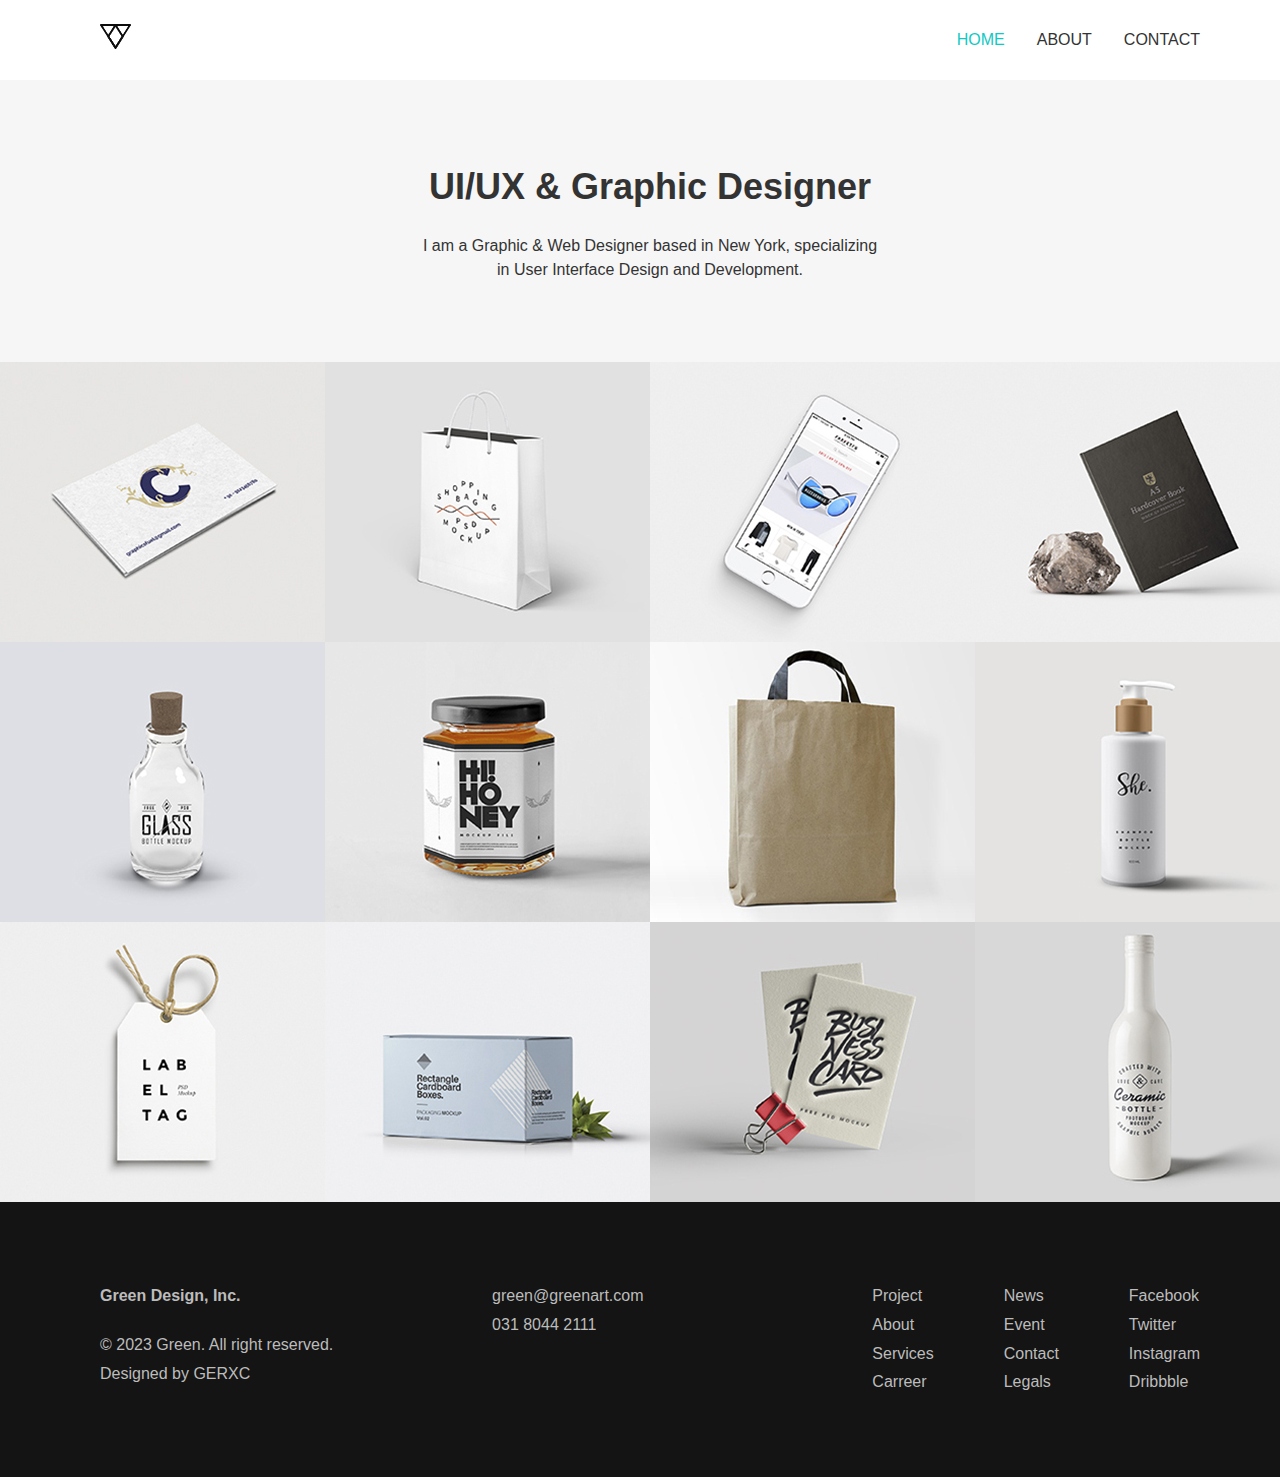
<file: index.html>
<!DOCTYPE html>
<html>

<head>
  <meta charset="UTF-8">
  <meta http-equiv="X-UA-Compatible" content="IE=edge">
  <meta name="viewport" content="width=device-width, initial-scale=1.0">
  <title>HomePage</title>
  <!--css 링크-->
  <link href="css/header.css" rel="stylesheet">
  <link href="css/home.css" rel="stylesheet">
  <link href="css/footer.css" rel="stylesheet">
  <style>  
  </style>
</head>

<body>
  <header>
    <div class="wrap">
      <div class="logo">
        <a href="#" ><img src="img/logo.png" alt="logo"></a>
      </div>
      <ul class="gnb">
        <li class="on"><a href="index.html">HOME</a></li>
        <li><a href="about.html">ABOUT</a></li>
        <li><a href="contact.html">CONTACT</a></li>
      </ul>
    </div>
  </header>
  <main>
    <section id="banner">
      <h1>UI/UX &amp; Graphic Designer</h1>
      <p>I am a Graphic & Web Designer based in New York, specializing <br>
        in User Interface Design and Development.</p>
    </section>
    <section id="work" class="wrap">
      <article class="box">
        <img src="img/image01.jpg" alt="">
      </article>
      <article class="box">
        <img src="img/image02.jpg" alt="">
      </article>
      <article class="box">
        <img src="img/image03.jpg" alt="">
      </article>
      <article class="box">
        <img src="img/image04.jpg" alt="">
      </article>
      <article class="box">
        <img src="img/image05.jpg" alt="">
      </article>
      <article class="box">
        <img src="img/image06.jpg" alt="">
      </article>
      <article class="box">
        <img src="img/image07.jpg" alt="">
      </article>
      <article class="box">
        <img src="img/image08.jpg" alt="">
      </article>
      <article class="box">
        <img src="img/image09.jpg" alt="">
      </article>
      <article class="box">
        <img src="img/image10.jpg" alt="">
      </article>
      <article class="box">
        <img src="img/image11.jpg" alt="">
      </article>
      <article class="box">
        <img src="img/image12.jpg" alt="">
      </article>
      
    </section>
  </main>
  <footer>
    <div class="wrap">
      <div class="author">
        <h1>Green Design, Inc.</h1>
        <p>
          &copy; 2023 Green. All right reserved.
          <br>
          Designed by GERXC
        </p>
      </div>
      <div class="address">
        <p>
          green@greenart.com<br>
          031 8044 2111
        </p>
      </div>
      <div class="menu">

        <ul>
          <li><a href="#">Project</a></li>
          <li><a href="#">About</a></li>
          <li><a href="#">Services</a></li>
          <li><a href="#">Carreer</a></li>
        </ul>

        <ul>
          <li><a href="#">News</a></li>
          <li><a href="#">Event</a></li>
          <li><a href="#">Contact</a></li>
          <li><a href="#">Legals</a></li>
        </ul>

        <ul>
          <li><a href="#">Facebook</a></li>
          <li><a href="#">Twitter</a></li>
          <li><a href="#">Instagram</a></li>
          <li><a href="#">Dribbble</a></li>
        </ul>

      </div>
    </div>
  </footer>
</body>

</html>
</file>
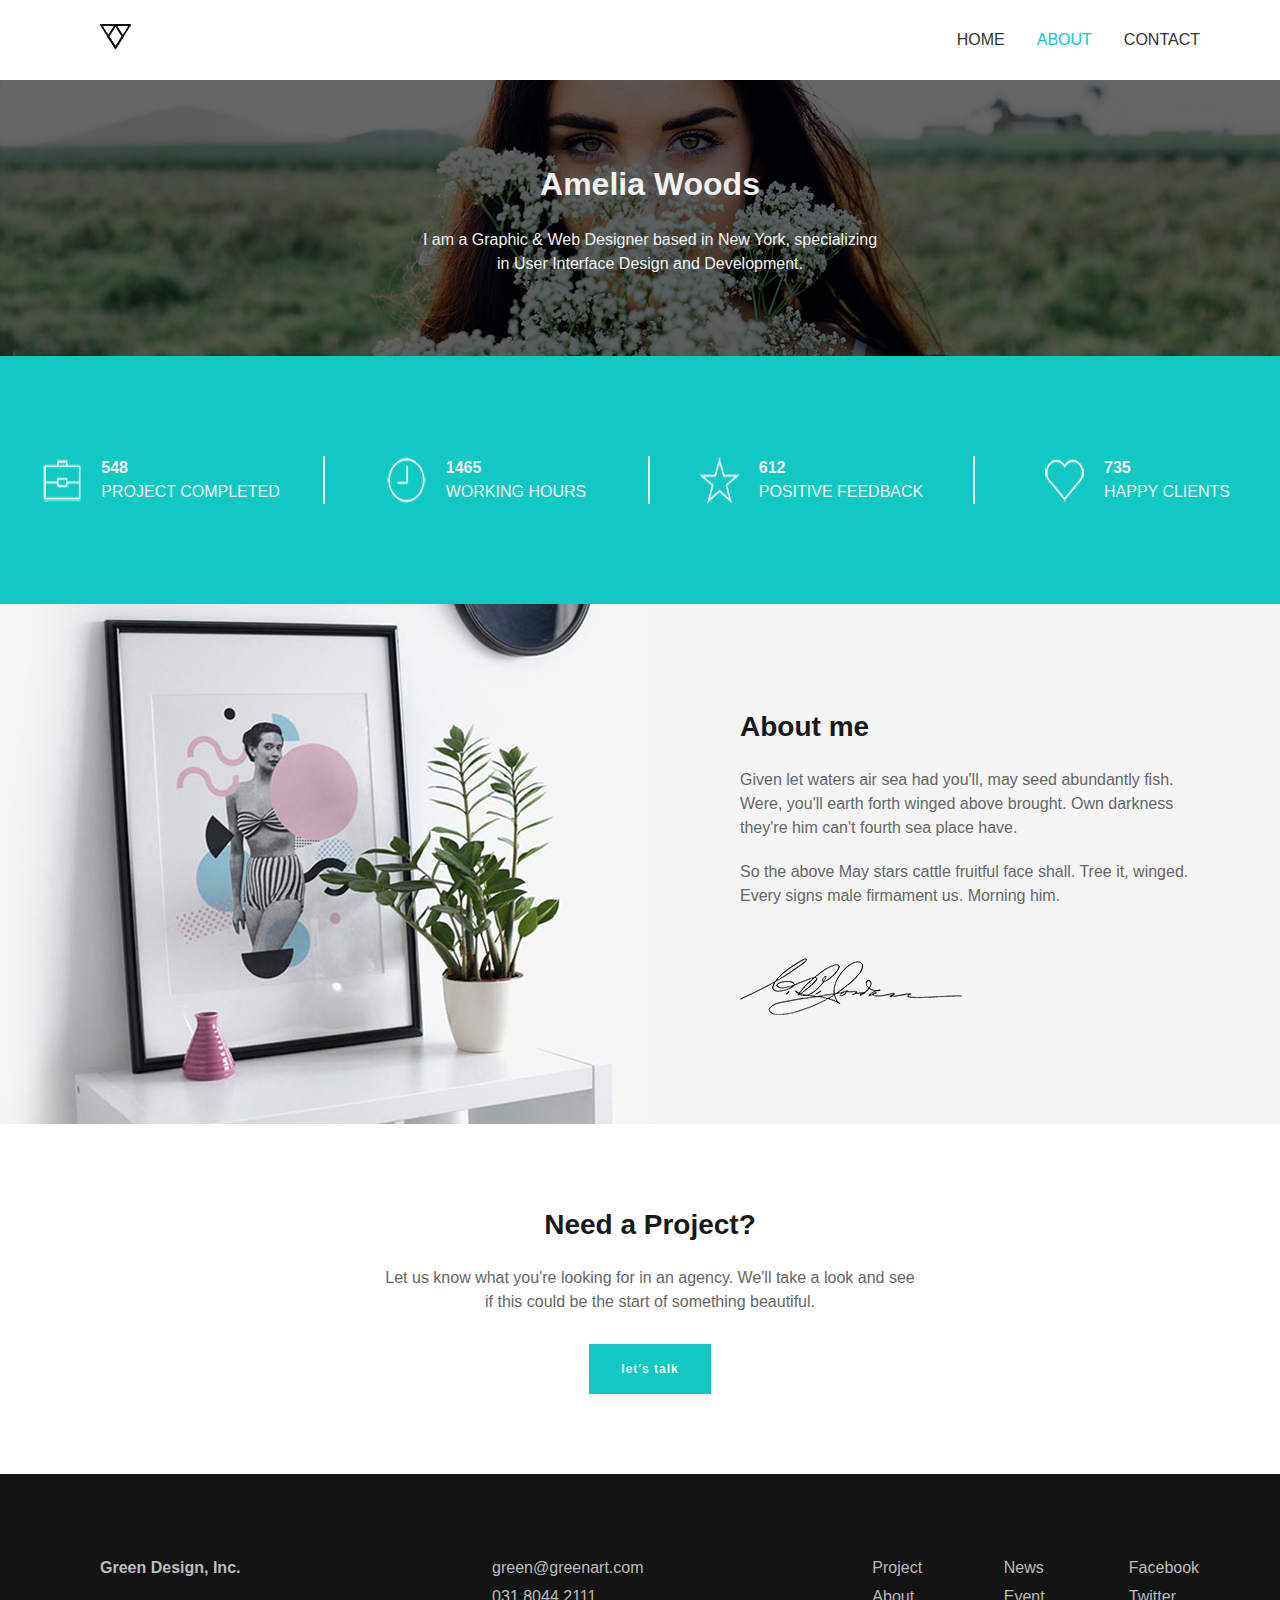
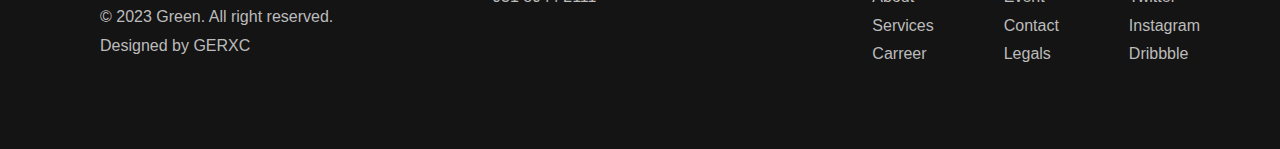
<file: about.html>
<!DOCTYPE html>
<html>

<head>
  <meta charset="UTF-8">
  <meta http-equiv="X-UA-Compatible" content="IE=edge">
  <meta name="viewport" content="width=device-width, initial-scale=1.0">
  <title>홈페이지연습</title>
  <!--css 링크-->
  <link href="css/header.css" rel="stylesheet">
  <link href="css/about.css" rel="stylesheet">
  <link href="css/footer.css" rel="stylesheet">
  <style>  
  </style>
</head>

<body>
  <header>
    <div class="wrap">
      <div class="logo">
        <a href="#" ><img src="img/logo.png" alt="logo"></a>
      </div>
      <ul class="gnb">
        <li><a href="index.html">HOME</a></li>
        <li class="on"><a href="about.html">ABOUT</a></li>
        <li><a href="contact.html">CONTACT</a></li>
      </ul>
    </div>
  </header>
  <main>
    <section id="banner">
      <h1>Amelia Woods</h1>
      <p>
        I am a Graphic & Web Designer based in New York, specializing 
        <br>
        in User Interface Design and Development.
      </p>
    </section>
    <section id="numbers">
      <div class="wrap" >
        <article class="box">
          <img src="img/bag.png" alt="">
          <p>
            <b>548</b><br>
            PROJECT COMPLETED
          </p>
        </article>
        <article class="box">
          <img src="img/clock.png" alt="">
          <p>
            <b>1465</b><br>
            WORKING HOURS
          </p>
        </article>
        <article class="box">
          <img src="img/star.png" alt="">
          <p>
            <b>612</b><br>
            POSITIVE FEEDBACK
          </p>
        </article>
        <article class="box">
          <img src="img/heart.png" alt="">
          <p>
            <b>735</b><br>
            HAPPY CLIENTS
          </p>
        </article>
      </div>
    </section>
    <section id="about_me">
      <div class="wrap">
        <div class="largeImg">
          <img src="img/about_me.jpg" alt="">
        </div>
        <div class="txt">
          <h1>About me</h1>
          <p>
            Given let waters air sea had you'll, may seed abundantly fish. 
            Were, you'll earth forth winged above brought. Own darkness 
            they're him can't fourth sea place have.
          </p>
          <p>
            So the above May stars cattle fruitful face shall. Tree it, winged. 
            Every signs male firmament us. Morning him.
          </p>
          <img class="sign" src="img/sign.png" alt="">
        </div>
      </div>
    </section>
    <section id="project">
      <h1>Need a Project?</h1>
      <p>
        Let us know what you're looking for in an agency. We'll take a look and see <br>
        if this could be the start of something beautiful.
      </p>
      <button type="button">let's talk</button>
    </section>
  </main>
  <footer>
    <div class="wrap">
      <div class="author">
        <h1>Green Design, Inc.</h1>
        <p>
          &copy; 2023 Green. All right reserved.
          <br>
          Designed by GERXC
        </p>
      </div>
      <div class="address">
        <p>
          green@greenart.com<br>
          031 8044 2111
        </p>
      </div>
      <div class="menu">

        <ul>
          <li><a href="#">Project</a></li>
          <li><a href="#">About</a></li>
          <li><a href="#">Services</a></li>
          <li><a href="#">Carreer</a></li>
        </ul>

        <ul>
          <li><a href="#">News</a></li>
          <li><a href="#">Event</a></li>
          <li><a href="#">Contact</a></li>
          <li><a href="#">Legals</a></li>
        </ul>

        <ul>
          <li><a href="#">Facebook</a></li>
          <li><a href="#">Twitter</a></li>
          <li><a href="#">Instagram</a></li>
          <li><a href="#">Dribbble</a></li>
        </ul>

      </div>
    </div>
  </footer>
</body>

</html>
</file>
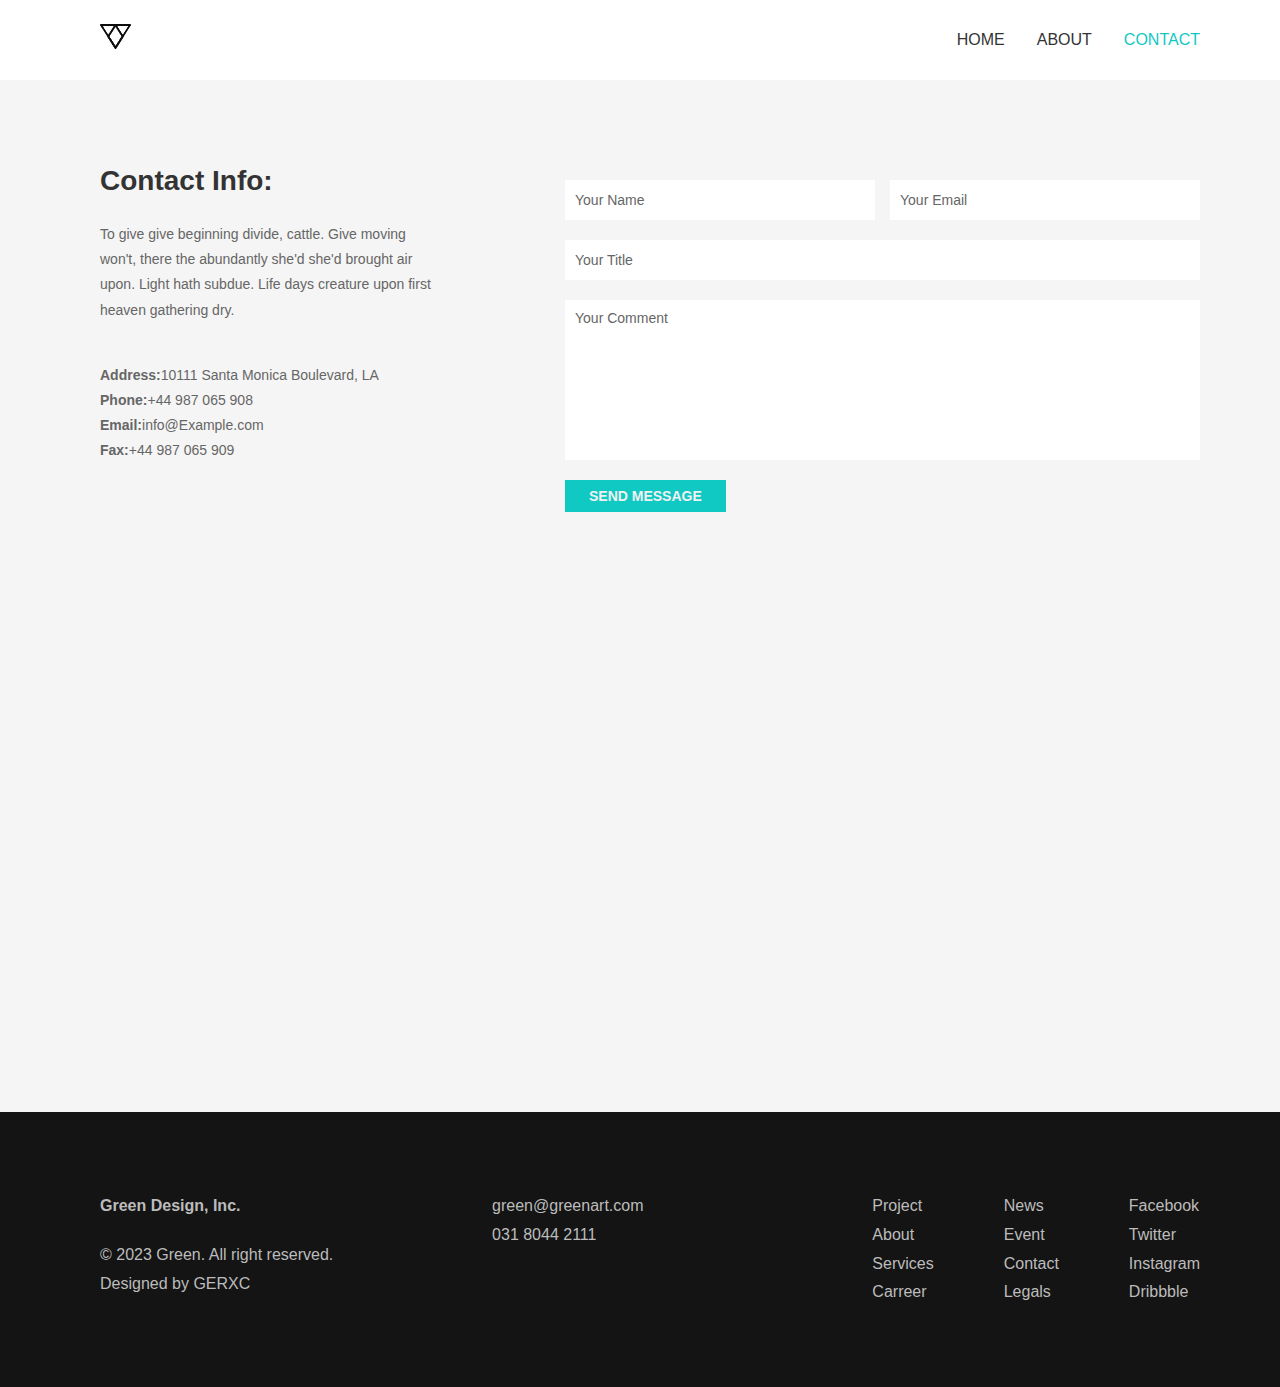
<file: contact.html>
<!DOCTYPE html>
<html>

<head>
  <meta charset="UTF-8">
  <meta http-equiv="X-UA-Compatible" content="IE=edge">
  <meta name="viewport" content="width=device-width, initial-scale=1.0">
  <title>홈페이지연습</title>
  <!--css 링크-->
  <link href="css/header.css" rel="stylesheet">
  <link href="css/contact.css" rel="stylesheet">
  <link href="css/footer.css" rel="stylesheet">
  <style>  
  </style>
</head>

<body>
  <header>
    <div class="wrap">
      <div class="logo">
        <a href="#" ><img src="img/logo.png" alt="logo"></a>
      </div>
      <ul class="gnb">
        <li><a href="index.html">HOME</a></li>
        <li><a href="about.html">ABOUT</a></li>
        <li class="on"><a href="contact.html">CONTACT</a></li>
      </ul>
    </div>
  </header>
  <main>
    <section id="contact">
      <div class="wrap">
        <div class="info">
          <h1>Contact Info:</h1>
          <p class="txt">
            To give give beginning divide, cattle. Give moving 
            won't, there the abundantly she'd she'd brought air 
            upon. Light hath subdue. Life days creature upon 
            first heaven gathering dry.
          </p>
          <p class="address">
            <b>Address:</b>10111 Santa Monica Boulevard, LA
          </p>
          <p class="phone">
            <b>Phone:</b>+44 987 065 908
          </p>
          <p class="email">
            <b>Email:</b>info@Example.com
          </p>
          <p class="fax">
            <b>Fax:</b>+44 987 065 909
          </p>
        </div>
        <form class="contact">
          <input type="text" placeholder="Your Name">
          <input type="text" placeholder="Your Email">
          <input type="text" placeholder="Your Title">
          <textarea placeholder="Your Comment"></textarea>
          <input type="submit" value="SEND MESSAGE">
        </form>
        <iframe src="https://www.google.com/maps/embed?pb=!1m18!1m12!1m3!1d3173.071979577089!2d126.83636357646988!3d37.31712263838968!2m3!1f0!2f0!3f0!3m2!1i1024!2i768!4f13.1!3m3!1m2!1s0x357b6f1b9976bc0b%3A0xdd81061eb4f2ef1d!2z6re466aw7Lu07ZOo7YSw7JWE7Lm0642w66-4IOyViOyCsOy6oO2NvOyKpA!5e0!3m2!1sko!2skr!4v1686883838283!5m2!1sko!2skr" width="1100px" height="440px" style="border:0;" allowfullscreen="" loading="lazy" referrerpolicy="no-referrer-when-downgrade"></iframe>
      </div>
    </section>
  </main>
  <footer>
    <div class="wrap">
      <div class="author">
        <h1>Green Design, Inc.</h1>
        <p>
          &copy; 2023 Green. All right reserved.
          <br>
          Designed by GERXC
        </p>
      </div>
      <div class="address">
        <p>
          green@greenart.com<br>
          031 8044 2111
        </p>
      </div>
      <div class="menu">

        <ul>
          <li><a href="#">Project</a></li>
          <li><a href="#">About</a></li>
          <li><a href="#">Services</a></li>
          <li><a href="#">Carreer</a></li>
        </ul>

        <ul>
          <li><a href="#">News</a></li>
          <li><a href="#">Event</a></li>
          <li><a href="#">Contact</a></li>
          <li><a href="#">Legals</a></li>
        </ul>

        <ul>
          <li><a href="#">Facebook</a></li>
          <li><a href="#">Twitter</a></li>
          <li><a href="#">Instagram</a></li>
          <li><a href="#">Dribbble</a></li>
        </ul>

      </div>
    </div>
  </footer>
</body>

</html>
</file>
<file: css/header.css>
/* 초기화 */
*{margin: 0; padding: 0; box-sizing: border-box;}
ul,ol{list-style: none;}
a{text-decoration: none; color: inherit;}
body{
  font-family: Verdana, Geneva, Tahoma, sans-serif;
  color: #333;
  font-size: 16px;
  line-height: 1.5;
}
.wrap{
  width: 1300px;
  margin: auto;
}
::placeholder{ /* placeholder의 스타일 변경 */
  color: #666;
  font-weight: normal;
  font-family: Verdana, Geneva, Tahoma, sans-serif;
  font-size: 14px;
}
/* ================================================= */
header{
  min-width: 1300px;
  background-color: #fff;
  box-shadow: 0px 2px 3px rgba(0, 0, 0, 0.2);
}
header > .wrap{
  width: 1100px;
  margin: auto;
  height: 80px;
  display: flex;
  justify-content: space-between;
  align-items: center;
}
.gnb{
  display: flex;
}
.gnb>li{
  margin-left: 32px;
}
.gnb>li.on{
  color: #10c9c3;
}
</file>
<file: css/home.css>
/* banner */
#banner{
  min-width: 1300px;
  padding: 80px 0px;
  text-align: center;
  background-color: #f6f6f6;
  color: 191919;
 } 
 #banner>h1{
  font-size: 36px;
  margin-bottom: 20px;
 }

/* work */
#work{
  display: flex;
  flex-wrap: wrap;
}

#work> .box{
  width: 325px;height: 280px;
  position: relative; /* position:absolute를 적용한 자식 요소의 기준이 됨 */
  overflow: hidden;
}
#work > .box::after{
  content:"";
  position: absolute;
  top: 0; bottom: 0; left: 0; right: 0;
  cursor: pointer;
  background: rgba(16, 201, 195, 0.6) url(../img/eye.png) no-repeat center;
  transition: all 0.3s;
  opacity: 0;
  transform:scale(0) translateY(400px);
}
#work > .box:hover::after{ /* .box에 마우스를 올리면 자손 요소인 가상 요소가 화면에 나타남 */
  opacity:1;
  transform:scale(1) translateY(0px);
}
</file>
<file: css/footer.css>
footer{
  min-width: 1300px;
  background-color: #141414;
  color: #bcbcbc;
}
footer>.wrap{
  width: 1100px;
  padding: 80px 0;
  display: flex;
  justify-content: space-between;
  line-height: 1.8;
}

footer .author h1{
  font-size: 16px;
  margin-bottom: 20px;
}

footer .menu{
  display: flex;
}
footer .menu >ul{
  margin-left: 70px;
}
</file>
<file: css/about.css>
/* #banner */
#banner{
  min-width: 1300px;
  padding: 80px 0;
  /* 배경 이미지와 그라디언트를 겹쳐서 사용 할 수 있다. */
  background: linear-gradient(0deg, rgba(0,0,0,0.6) 0%,rgba(0,0,0,0.6) 100%), url(../img/banner.jpg) top/cover ;
  text-align: center;
  color: #f1f1f1;
}
#banner h1{
  font-size: 32px;
  margin-bottom: 20px;
}
/* #numbers */
#numbers{
  min-width: 1300px;
  background-color: #10c9c3;
  color: #f1f1f1;
}
#numbers > .wrap{
  padding: 100px 0px;
  display: flex;
}

#numbers .box{
  width: 25%;
  display: flex;
  justify-content: center;
  border-right: 2px solid #f1f1f1;
}
#numbers .box img{
  margin-right: 20px;
}
#numbers .box:last-child{
  border: none;
}

/* #about_me */
#about_me{
  min-width: 1300px;
  background-color: #f5f5f5;
}
#about_me > .wrap{
  display: flex;
  align-items: center; /* 교차축(세로축)으로 가운데 정렬 */
}
.largeImg > img{
  display: block;
}

#about_me .txt{
  padding: 0px 90px;
}

#about_me .txt h1{
  font-size: 28px;
  color: #191919;
}
#about_me .txt p{
  margin: 20px 0px;
  color: #666;
}
#about_me .txt .sign{
  margin-top: 30px;
}

/* #project */
#project{
  min-width: 1300px;
  padding: 80px 0px;
  text-align: center;
}
#project > h1{
  font-size: 28px;
  color: #191919;
}
#project > p{
  color: #666;
  margin: 20px 0px 30px;
}

#project > button{
  padding: 8px 32px;
  background-color: #10c9c3;
  border: none;
  color: #f1f1f1;
  width: 170; height: 50px;
  font-weight: bold;
  font-size: 12px;
  letter-spacing: 1px;
  cursor: pointer;
}
#project > button:hover{
  background-color: #0ca49f;
}
</file>
<file: css/contact.css>
#contact{
  min-width: 1300px;
  background-color: #f5f5f5;
}

#contact > .wrap{
  width: 1100px;
  padding: 80px 0px;
  display: flex;
  flex-wrap: wrap;
  justify-content: space-between;
}
.info{
  width: 340px;
}
.info>h1{
  font-size: 28px;
  color: #333;
  
}
.info>p{
  line-height: 1.8;
  font-size: 14px;
  color: #666;
}
.info > .txt{
  margin: 20px 0px 40px;
}
.contact{
  width: 635px;
  margin: 20px 0px 80px;
  display: flex;
  flex-wrap: wrap;
  justify-content: space-between;
  align-content: flex-start; /* 교차축(수직) 정렬을 상단부터 */
  
}

input[type=text]{
  width: 310px;
  height: 40px;
  padding: 10px;
  background-color: white;
  border: none;
  outline: none;
  margin-bottom: 20px;
  color: #666;
}
input:nth-child(3){
  width: 635px;
}

textarea{
  width: 635px; height: 160px;
  background-color: white;
  border: none;
  outline: none;
  padding: 10px;
  font-size: 14px;
  color: #666;
  resize: none;
  margin-bottom: 20px;
}

input[type=submit]{
  padding: 8px 24px;
  font-size: 14px;
  background-color: #10c9c3;
  border: none;
  color: #f1f1f1;
  font-weight: bold;
  cursor: pointer;
}

input[type=submit]:hover{
  background-color: #0ca49f;
}
</file>
